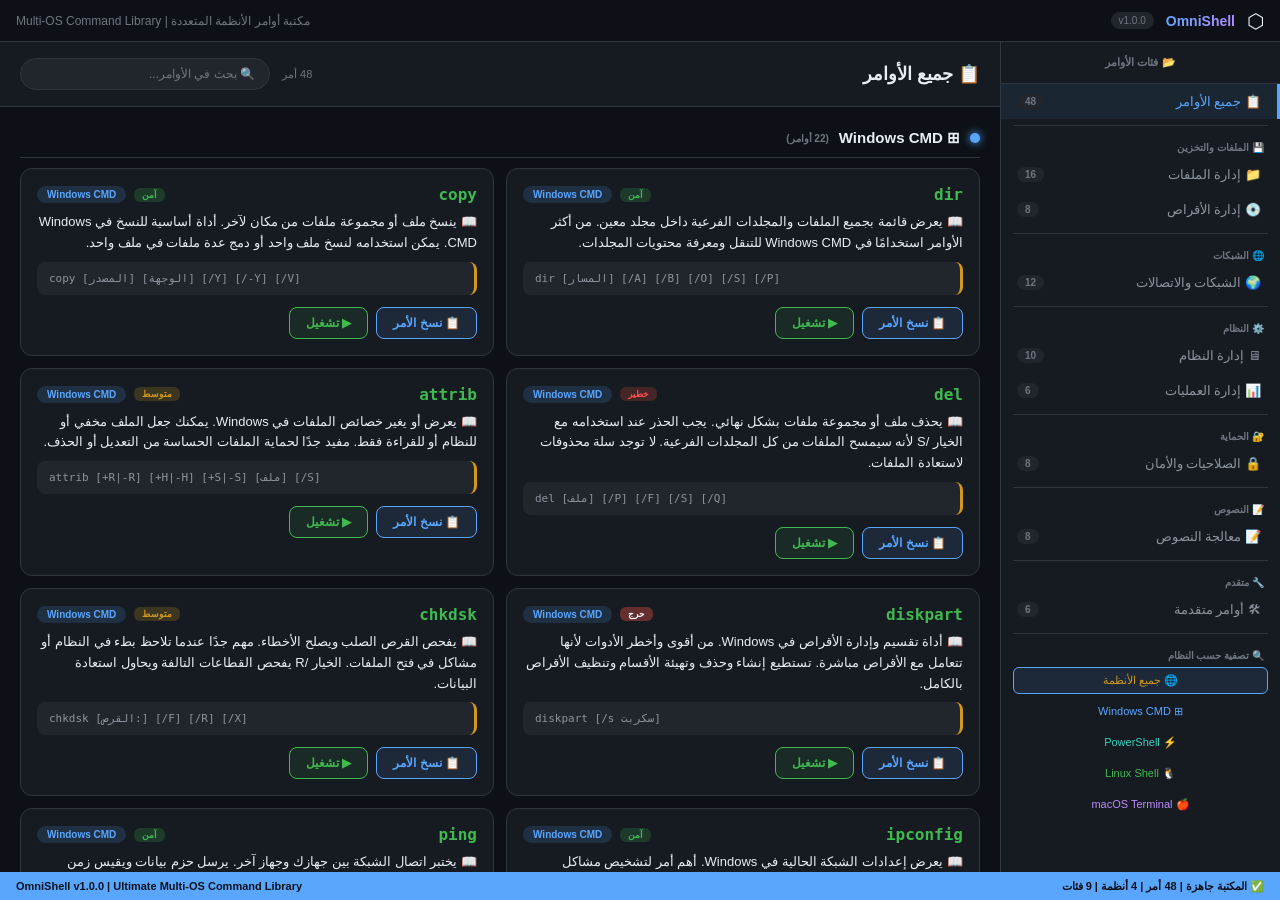
<file: NEX Command.html>
<!DOCTYPE html>
<html lang="ar" dir="rtl">
<head>
    <meta charset="UTF-8">
    <meta name="viewport" content="width=device-width, initial-scale=1.0">
    <title>OmniShell - مكتبة أوامر الأنظمة المتعددة</title>
    <style>
        :root {
            --bg-primary: #0d1117;
            --bg-secondary: #161b22;
            --bg-tertiary: #21262d;
            --border: #30363d;
            --text-primary: #e6edf3;
            --text-secondary: #8b949e;
            --text-muted: #6e7681;
            --accent-blue: #58a6ff;
            --accent-green: #3fb950;
            --accent-purple: #bc8cff;
            --accent-orange: #d2991d;
            --accent-red: #f85149;
            --accent-cyan: #39d2c0;
            --sidebar-width: 280px;
        }

        * {
            margin: 0;
            padding: 0;
            box-sizing: border-box;
        }

        body {
            font-family: 'Segoe UI', 'Cairo', 'Tahoma', sans-serif;
            background: #0a0e13;
            color: var(--text-primary);
            height: 100vh;
            overflow: hidden;
        }

        .app-container {
            display: flex;
            flex-direction: column;
            height: 100vh;
            background: var(--bg-primary);
        }

        /* ═══ TITLEBAR ═══ */
        .titlebar {
            height: 42px;
            background: #0d1117;
            display: flex;
            align-items: center;
            justify-content: space-between;
            padding: 0 16px;
            border-bottom: 1px solid var(--border);
        }
        .titlebar-left {
            display: flex;
            align-items: center;
            gap: 12px;
        }
        .titlebar-logo {
            font-size: 20px;
        }
        .titlebar-title {
            font-size: 14px;
            font-weight: 700;
            background: linear-gradient(135deg, var(--accent-blue), var(--accent-purple));
            -webkit-background-clip: text;
            -webkit-text-fill-color: transparent;
        }
        .titlebar-version {
            font-size: 10px;
            color: var(--text-muted);
            background: var(--bg-tertiary);
            padding: 3px 8px;
            border-radius: 10px;
        }

        /* ═══ MAIN LAYOUT ═══ */
        .main-layout {
            display: flex;
            flex: 1;
            overflow: hidden;
        }

        /* ═══ SIDEBAR ═══ */
        .sidebar {
            width: var(--sidebar-width);
            background: var(--bg-secondary);
            border-left: 1px solid var(--border);
            display: flex;
            flex-direction: column;
            overflow-y: auto;
            flex-shrink: 0;
        }
        .sidebar-header {
            padding: 14px 16px;
            font-size: 11px;
            color: var(--text-muted);
            font-weight: 700;
            border-bottom: 1px solid var(--border);
            text-align: center;
        }
        .sidebar-category {
            padding: 10px 16px;
            display: flex;
            align-items: center;
            gap: 10px;
            cursor: pointer;
            transition: all 0.2s;
            font-size: 13px;
            color: var(--text-secondary);
            border-right: 3px solid transparent;
            font-weight: 500;
        }
        .sidebar-category:hover {
            background: rgba(88, 166, 255, 0.05);
            color: var(--text-primary);
        }
        .sidebar-category.active {
            background: rgba(88, 166, 255, 0.08);
            color: var(--accent-blue);
            border-right-color: var(--accent-blue);
        }
        .sidebar-category .count {
            margin-right: auto;
            background: var(--bg-tertiary);
            color: var(--text-muted);
            font-size: 10px;
            padding: 2px 8px;
            border-radius: 10px;
            font-weight: 600;
        }
        .sidebar-divider {
            height: 1px;
            background: var(--border);
            margin: 6px 12px;
        }
        .sidebar-section-title {
            padding: 10px 16px 4px;
            font-size: 10px;
            color: var(--text-muted);
            font-weight: 700;
        }
        .filter-chip {
            padding: 6px 10px;
            margin: 2px 12px;
            border-radius: 6px;
            cursor: pointer;
            font-size: 11px;
            text-align: center;
            transition: 0.2s;
            border: 1px solid transparent;
        }
        .filter-chip:hover {
            background: rgba(88, 166, 255, 0.05);
        }
        .filter-chip.active {
            background: rgba(88, 166, 255, 0.1);
            border-color: var(--accent-blue);
            color: var(--accent-blue);
        }
        .filter-chip.all {
            color: var(--accent-orange);
        }
        .filter-chip.windows {
            color: var(--accent-blue);
        }
        .filter-chip.powershell {
            color: var(--accent-cyan);
        }
        .filter-chip.linux {
            color: var(--accent-green);
        }
        .filter-chip.macos {
            color: var(--accent-purple);
        }

        /* ═══ CONTENT ═══ */
        .content-area {
            flex: 1;
            display: flex;
            flex-direction: column;
            overflow: hidden;
        }
        .category-header {
            padding: 16px 20px;
            border-bottom: 1px solid var(--border);
            background: var(--bg-secondary);
            display: flex;
            align-items: center;
            justify-content: space-between;
            flex-shrink: 0;
        }
        .category-title {
            font-size: 18px;
            font-weight: 700;
        }
        .search-box {
            background: var(--bg-tertiary);
            border: 1px solid var(--border);
            color: var(--text-primary);
            padding: 8px 14px;
            border-radius: 20px;
            font-family: inherit;
            font-size: 12px;
            width: 250px;
            outline: none;
            transition: 0.2s;
        }
        .search-box:focus {
            border-color: var(--accent-blue);
            box-shadow: 0 0 20px rgba(88, 166, 255, 0.15);
        }

        /* ═══ COMMANDS SCROLL ═══ */
        .commands-scroll {
            flex: 1;
            overflow-y: auto;
            padding: 12px 20px;
        }

        /* ═══ SYSTEM SECTION ═══ */
        .system-section {
            margin-bottom: 20px;
        }
        .system-section-header {
            display: flex;
            align-items: center;
            gap: 10px;
            padding: 10px 0;
            font-size: 15px;
            font-weight: 700;
            border-bottom: 1px solid var(--border);
            margin-bottom: 10px;
            position: sticky;
            top: 0;
            background: var(--bg-primary);
            z-index: 10;
        }
        .system-dot {
            width: 10px;
            height: 10px;
            border-radius: 50%;
        }
        .system-dot.win {
            background: var(--accent-blue);
            box-shadow: 0 0 8px var(--accent-blue);
        }
        .system-dot.ps {
            background: var(--accent-cyan);
            box-shadow: 0 0 8px var(--accent-cyan);
        }
        .system-dot.lin {
            background: var(--accent-green);
            box-shadow: 0 0 8px var(--accent-green);
        }
        .system-dot.mac {
            background: var(--accent-purple);
            box-shadow: 0 0 8px var(--accent-purple);
        }

        /* ═══ COMMAND CARDS ═══ */
        .commands-grid {
            display: grid;
            grid-template-columns: repeat(auto-fill, minmax(400px, 1fr));
            gap: 12px;
        }
        .command-card {
            background: var(--bg-secondary);
            border: 1px solid var(--border);
            border-radius: 12px;
            padding: 16px;
            cursor: pointer;
            transition: all 0.25s;
            position: relative;
        }
        .command-card:hover {
            border-color: var(--accent-blue);
            box-shadow: 0 0 20px rgba(88, 166, 255, 0.1);
            transform: translateY(-2px);
        }
        .command-card.expanded {
            border-color: var(--accent-purple);
            box-shadow: 0 0 25px rgba(188, 140, 255, 0.2);
            grid-column: 1 / -1;
        }
        .command-card-header {
            display: flex;
            align-items: center;
            justify-content: space-between;
            margin-bottom: 8px;
        }
        .command-name {
            font-family: 'Cascadia Code', 'JetBrains Mono', monospace;
            font-size: 16px;
            font-weight: 700;
            color: var(--accent-green);
            direction: ltr;
            display: inline-block;
        }
        .command-system-badge {
            font-size: 10px;
            padding: 3px 10px;
            border-radius: 12px;
            font-weight: 600;
        }
        .badge-cmd {
            background: rgba(88, 166, 255, 0.15);
            color: var(--accent-blue);
        }
        .badge-ps {
            background: rgba(57, 210, 192, 0.15);
            color: var(--accent-cyan);
        }
        .badge-linux {
            background: rgba(63, 185, 80, 0.15);
            color: var(--accent-green);
        }
        .badge-mac {
            background: rgba(188, 140, 255, 0.15);
            color: var(--accent-purple);
        }
        .command-ar-desc {
            font-size: 13px;
            color: var(--text-primary);
            margin-bottom: 8px;
            line-height: 1.6;
        }
        .command-syntax {
            background: var(--bg-tertiary);
            padding: 10px 12px;
            border-radius: 8px;
            font-family: 'Cascadia Code', monospace;
            font-size: 11px;
            color: var(--text-secondary);
            margin-bottom: 8px;
            direction: ltr;
            text-align: left;
            border-right: 3px solid var(--accent-orange);
        }
        .command-details {
            display: none;
            margin-top: 12px;
            padding-top: 12px;
            border-top: 1px solid var(--border);
        }
        .command-card.expanded .command-details {
            display: block;
        }
        .detail-section {
            margin-bottom: 12px;
        }
        .detail-label {
            font-size: 11px;
            color: var(--accent-purple);
            margin-bottom: 6px;
            font-weight: 700;
        }
        .detail-examples {
            background: var(--bg-tertiary);
            padding: 10px;
            border-radius: 8px;
            font-family: 'Cascadia Code', monospace;
            font-size: 11px;
            direction: ltr;
            text-align: left;
            line-height: 1.8;
        }
        .detail-examples .example-line {
            color: var(--accent-green);
        }
        .detail-examples .example-desc {
            color: var(--text-muted);
            font-size: 10px;
        }
        .cross-ref {
            display: flex;
            gap: 8px;
            flex-wrap: wrap;
            margin-top: 6px;
        }
        .cross-ref-chip {
            background: rgba(188, 140, 255, 0.1);
            border: 1px solid rgba(188, 140, 255, 0.3);
            padding: 5px 12px;
            border-radius: 14px;
            font-size: 10px;
            font-family: 'Cascadia Code', monospace;
            color: var(--accent-purple);
            direction: ltr;
        }
        .btn-copy {
            display: inline-flex;
            align-items: center;
            gap: 6px;
            padding: 8px 16px;
            border-radius: 8px;
            border: 1px solid var(--accent-blue);
            background: rgba(88, 166, 255, 0.1);
            color: var(--accent-blue);
            cursor: pointer;
            font-family: inherit;
            font-size: 12px;
            font-weight: 600;
            transition: 0.2s;
            margin-top: 4px;
        }
        .btn-copy:hover {
            background: rgba(88, 166, 255, 0.2);
            box-shadow: 0 0 20px rgba(88, 166, 255, 0.2);
        }
        .btn-copy.copied {
            background: rgba(63, 185, 80, 0.2);
            border-color: var(--accent-green);
            color: var(--accent-green);
        }
        .btn-run {
            display: inline-flex;
            align-items: center;
            gap: 6px;
            padding: 8px 16px;
            border-radius: 8px;
            border: 1px solid var(--accent-green);
            background: rgba(63, 185, 80, 0.1);
            color: var(--accent-green);
            cursor: pointer;
            font-family: inherit;
            font-size: 12px;
            font-weight: 600;
            transition: 0.2s;
            margin-top: 4px;
            margin-left: 8px;
        }
        .btn-run:hover {
            background: rgba(63, 185, 80, 0.2);
            box-shadow: 0 0 20px rgba(63, 185, 80, 0.2);
        }
        .danger-level {
            display: inline-block;
            padding: 2px 8px;
            border-radius: 6px;
            font-size: 9px;
            font-weight: 700;
        }
        .danger-low {
            background: rgba(63, 185, 80, 0.2);
            color: var(--accent-green);
        }
        .danger-medium {
            background: rgba(210, 153, 29, 0.2);
            color: var(--accent-orange);
        }
        .danger-high {
            background: rgba(248, 81, 73, 0.2);
            color: var(--accent-red);
        }
        .danger-critical {
            background: rgba(248, 81, 73, 0.35);
            color: #fff;
            animation: pulse 1.5s infinite;
        }
        @keyframes pulse {
            0%,
            100% {
                opacity: 1;
            }
            50% {
                opacity: 0.5;
            }
        }

        /* ═══ TOAST NOTIFICATION ═══ */
        .toast {
            position: fixed;
            bottom: 50px;
            left: 50%;
            transform: translateX(-50%);
            background: var(--accent-green);
            color: #0d1117;
            padding: 10px 24px;
            border-radius: 20px;
            font-weight: 700;
            font-size: 13px;
            z-index: 9999;
            opacity: 0;
            transition: opacity 0.3s;
            pointer-events: none;
            box-shadow: 0 4px 20px rgba(63, 185, 80, 0.4);
        }
        .toast.show {
            opacity: 1;
        }

        /* ═══ STATUS BAR ═══ */
        .statusbar {
            height: 28px;
            background: var(--accent-blue);
            color: #0d1117;
            display: flex;
            align-items: center;
            justify-content: space-between;
            padding: 0 16px;
            font-size: 11px;
            font-weight: 600;
        }

        /* ═══ SCROLLBAR ═══ */
        ::-webkit-scrollbar {
            width: 5px;
        }
        ::-webkit-scrollbar-track {
            background: transparent;
        }
        ::-webkit-scrollbar-thumb {
            background: var(--border);
            border-radius: 3px;
        }

        @media (max-width: 768px) {
            .sidebar {
                width: 50px;
            }
            .sidebar-category span:not(.icon) {
                display: none;
            }
            .sidebar-category .count {
                display: none;
            }
            .sidebar-header,
            .sidebar-section-title {
                display: none;
            }
            .filter-chip {
                font-size: 0;
                padding: 8px;
                text-align: center;
            }
            .filter-chip::after {
                content: '•';
                font-size: 14px;
            }
            .commands-grid {
                grid-template-columns: 1fr;
            }
            .search-box {
                width: 100px;
            }
        }
    </style>
</head>
<body>

    <div class="app-container">

        <!-- ═══ TITLEBAR ═══ -->
        <div class="titlebar">
            <div class="titlebar-left">
                <span class="titlebar-logo">⬡</span>
                <span class="titlebar-title">OmniShell</span>
                <span class="titlebar-version">v1.0.0</span>
            </div>
            <div style="color:var(--text-muted);font-size:12px;">مكتبة أوامر الأنظمة المتعددة | Multi-OS Command Library</div>
        </div>

        <!-- ═══ MAIN LAYOUT ═══ -->
        <div class="main-layout">

            <!-- ═══ SIDEBAR ═══ -->
            <div class="sidebar" id="sidebar">
                <div class="sidebar-header">📂 فئات الأوامر</div>

                <div class="sidebar-category active" data-category="all">
                    📋 جميع الأوامر
                    <span class="count">48</span>
                </div>

                <div class="sidebar-divider"></div>
                <div class="sidebar-section-title">💾 الملفات والتخزين</div>

                <div class="sidebar-category" data-category="file-management">
                    📁 إدارة الملفات
                    <span class="count">16</span>
                </div>
                <div class="sidebar-category" data-category="disk-management">
                    💿 إدارة الأقراص
                    <span class="count">8</span>
                </div>

                <div class="sidebar-divider"></div>
                <div class="sidebar-section-title">🌐 الشبكات</div>

                <div class="sidebar-category" data-category="networking">
                    🌍 الشبكات والاتصالات
                    <span class="count">12</span>
                </div>

                <div class="sidebar-divider"></div>
                <div class="sidebar-section-title">⚙️ النظام</div>

                <div class="sidebar-category" data-category="system-management">
                    🖥 إدارة النظام
                    <span class="count">10</span>
                </div>
                <div class="sidebar-category" data-category="process-management">
                    📊 إدارة العمليات
                    <span class="count">6</span>
                </div>

                <div class="sidebar-divider"></div>
                <div class="sidebar-section-title">🔐 الحماية</div>

                <div class="sidebar-category" data-category="security-permissions">
                    🔒 الصلاحيات والأمان
                    <span class="count">8</span>
                </div>

                <div class="sidebar-divider"></div>
                <div class="sidebar-section-title">📝 النصوص</div>

                <div class="sidebar-category" data-category="text-processing">
                    📝 معالجة النصوص
                    <span class="count">8</span>
                </div>

                <div class="sidebar-divider"></div>
                <div class="sidebar-section-title">🔧 متقدم</div>

                <div class="sidebar-category" data-category="advanced">
                    🛠 أوامر متقدمة
                    <span class="count">6</span>
                </div>

                <div class="sidebar-divider"></div>
                <div class="sidebar-section-title">🔍 تصفية حسب النظام</div>
                <div class="filter-chip all active" data-filter="all">🌐 جميع الأنظمة</div>
                <div class="filter-chip windows" data-filter="cmd">⊞ Windows CMD</div>
                <div class="filter-chip powershell" data-filter="powershell">⚡ PowerShell</div>
                <div class="filter-chip linux" data-filter="linux">🐧 Linux Shell</div>
                <div class="filter-chip macos" data-filter="macos">🍎 macOS Terminal</div>
            </div>

            <!-- ═══ CONTENT AREA ═══ -->
            <div class="content-area">
                <div class="category-header">
                    <div class="category-title" id="categoryName">📋 جميع الأوامر</div>
                    <div style="display:flex;gap:12px;align-items:center;">
                        <span style="font-size:11px;color:var(--text-muted);" id="visibleCount">48 أمر</span>
                        <input type="text" class="search-box" id="searchBox" placeholder="🔍 بحث في الأوامر...">
                    </div>
                </div>
                <div class="commands-scroll" id="commandsContainer"></div>
            </div>
        </div>

        <!-- ═══ STATUS BAR ═══ -->
        <div class="statusbar">
            <span>✅ المكتبة جاهزة | 48 أمر | 4 أنظمة | 9 فئات</span>
            <span>OmniShell v1.0.0 | Ultimate Multi-OS Command Library</span>
        </div>

        <!-- ═══ TOAST ═══ -->
        <div class="toast" id="toast">✅ تم نسخ الأمر!</div>

    </div>

    <script>
        // ═══════════════════════════════════════════
        // قاعدة بيانات الأوامر مع شرح عربي
        // ═══════════════════════════════════════════
        const commandDatabase = [{
            id: 1,
            category: 'file-management',
            system: 'cmd',
            command: 'dir',
            syntax: 'dir [المسار] [/A] [/B] [/O] [/S] [/P]',
            descriptionAr: 'يعرض قائمة بجميع الملفات والمجلدات الفرعية داخل مجلد معين. من أكثر الأوامر استخدامًا في Windows CMD للتنقل ومعرفة محتويات المجلدات.',
            examplesAr: [
                { cmd: 'dir', desc: 'عرض محتويات المجلد الحالي' },
                { cmd: 'dir /A:H', desc: 'عرض الملفات المخفية فقط' },
                { cmd: 'dir /O:-D', desc: 'ترتيب الملفات حسب التاريخ من الأحدث للأقدم' },
                { cmd: 'dir C:\\Windows /S', desc: 'عرض كل الملفات داخل مجلد Windows وجميع المجلدات الفرعية' }
            ],
            dangerLevel: 'low',
            crossRef: { linux: 'ls -la', powershell: 'Get-ChildItem', macos: 'ls -la' },
            parametersAr: ['/A - عرض الملفات بصفات محددة', '/B - عرض مختصر بدون تفاصيل', '/O - ترتيب النتائج',
                '/S - تضمين المجلدات الفرعية', '/P - توقف مؤقت بعد كل شاشة'
            ]
        }, {
            id: 2,
            category: 'file-management',
            system: 'powershell',
            command: 'Get-ChildItem',
            syntax: 'Get-ChildItem [-Path] [المسار] [-Recurse] [-Force] [-Hidden]',
            descriptionAr: 'يجلب الملفات والمجلدات في موقع محدد. هذا الأمر هو المقابل لـ dir في CMD و ls في Linux، لكنه أقوى بكثير ويدعم خيارات متقدمة.',
            examplesAr: [
                { cmd: 'Get-ChildItem', desc: 'عرض محتويات المجلد الحالي' },
                { cmd: 'Get-ChildItem -Recurse', desc: 'عرض الملفات في كل المجلدات الفرعية' },
                { cmd: 'Get-ChildItem -Hidden', desc: 'عرض الملفات المخفية فقط' },
                { cmd: 'Get-ChildItem *.txt', desc: 'عرض الملفات النصية فقط' }
            ],
            dangerLevel: 'low',
            crossRef: { cmd: 'dir', linux: 'ls -la', macos: 'ls -la' },
            parametersAr: ['-Path - تحديد المسار', '-Recurse - البحث في المجلدات الفرعية', '-Force - تضمين الملفات المخفية والنظام',
                '-Hidden - الملفات المخفية فقط'
            ]
        }, {
            id: 3,
            category: 'file-management',
            system: 'linux',
            command: 'ls',
            syntax: 'ls [خيارات] [ملف/مجلد]',
            descriptionAr: 'أمر أساسي في Linux لعرض محتويات المجلدات. يدعم ألوانًا وخيارات متعددة للتحكم في شكل وترتيب العرض. من أول الأوامر اللي بيتعلمها أي مستخدم Linux.',
            examplesAr: [
                { cmd: 'ls -la', desc: 'عرض كل الملفات (بما فيها المخفية) مع تفاصيل كاملة' },
                { cmd: 'ls -lh', desc: 'عرض أحجام الملفات بشكل مقروء (KB, MB, GB)' },
                { cmd: 'ls -R', desc: 'عرض محتويات كل المجلدات الفرعية بشكل تكراري' },
                { cmd: 'ls -lt', desc: 'ترتيب الملفات حسب وقت التعديل (الأحدث أولاً)' }
            ],
            dangerLevel: 'low',
            crossRef: { cmd: 'dir', powershell: 'Get-ChildItem', macos: 'ls -la' },
            parametersAr: ['-l - عرض تفصيلي', '-a - عرض الملفات المخفية', '-h - أحجام مقروءة للبشر',
                '-R - عرض تكراري', '-t - ترتيب حسب الوقت'
            ]
        }, {
            id: 4,
            category: 'file-management',
            system: 'macos',
            command: 'ls',
            syntax: 'ls [-la] [-lh] [-R] [ملف/مجلد]',
            descriptionAr: 'نفس أمر ls الموجود في Linux لكن بنسخة BSD الخاصة بـ macOS. يعمل بنفس الطريقة تقريبًا مع بعض الاختلافات البسيطة في الخيارات المتقدمة.',
            examplesAr: [
                { cmd: 'ls -la', desc: 'عرض كل الملفات مع التفاصيل الكاملة' },
                { cmd: 'ls -lh', desc: 'عرض الأحجام بشكل مقروء' },
                { cmd: 'ls -l@', desc: 'عرض الصفات الموسعة للملفات (خاصية macOS)' }
            ],
            dangerLevel: 'low',
            crossRef: { cmd: 'dir', powershell: 'Get-ChildItem', linux: 'ls -la' },
            parametersAr: ['-l - عرض تفصيلي', '-a - الملفات المخفية', '-@ - الصفات الموسعة', '-h - أحجام مقروءة']
        }, {
            id: 5,
            category: 'file-management',
            system: 'cmd',
            command: 'copy',
            syntax: 'copy [المصدر] [الوجهة] [/Y] [/-Y] [/V]',
            descriptionAr: 'ينسخ ملف أو مجموعة ملفات من مكان لآخر. أداة أساسية للنسخ في Windows CMD. يمكن استخدامه لنسخ ملف واحد أو دمج عدة ملفات في ملف واحد.',
            examplesAr: [
                { cmd: 'copy file.txt D:\\Backup\\', desc: 'نسخ ملف إلى مجلد النسخ الاحتياطي' },
                { cmd: 'copy *.txt D:\\Backup\\', desc: 'نسخ كل الملفات النصية لمجلد آخر' },
                { cmd: 'copy /Y file1.txt file2.txt', desc: 'نسخ مع تجاهل رسالة التأكيد' }
            ],
            dangerLevel: 'low',
            crossRef: { linux: 'cp', powershell: 'Copy-Item', macos: 'cp' },
            parametersAr: ['/Y - تجاهل رسالة التأكيد', '/-Y - طلب التأكيد قبل الكتابة', '/V - التحقق من صحة النسخ']
        }, {
            id: 6,
            category: 'file-management',
            system: 'linux',
            command: 'cp',
            syntax: 'cp [خيارات] المصدر الوجهة',
            descriptionAr: 'أمر نسخ الملفات والمجلدات في Linux. يتميز بمرونة عالية وخيارات متعددة مثل الحفاظ على الصلاحيات والتاريخ وإمكانية النسخ التكراري للمجلدات.',
            examplesAr: [
                { cmd: 'cp file.txt /backup/', desc: 'نسخ ملف لمجلد النسخ الاحتياطي' },
                { cmd: 'cp -r folder/ /backup/', desc: 'نسخ مجلد كامل بكل محتوياته' },
                { cmd: 'cp -p file.txt /backup/', desc: 'نسخ مع الحفاظ على الصلاحيات والتاريخ' }
            ],
            dangerLevel: 'low',
            crossRef: { cmd: 'copy', powershell: 'Copy-Item', macos: 'cp -R' },
            parametersAr: ['-r - نسخ تكراري للمجلدات', '-p - الحفاظ على الخصائص', '-u - نسخ الملفات الأحدث فقط',
                '-v - عرض تفاصيل العملية'
            ]
        }, {
            id: 7,
            category: 'file-management',
            system: 'cmd',
            command: 'del',
            syntax: 'del [ملف] [/P] [/F] [/S] [/Q]',
            descriptionAr: 'يحذف ملف أو مجموعة ملفات بشكل نهائي. يجب الحذر عند استخدامه مع الخيار /S لأنه سيمسح الملفات من كل المجلدات الفرعية. لا توجد سلة محذوفات لاستعادة الملفات.',
            examplesAr: [
                { cmd: 'del file.txt', desc: 'حذف ملف واحد' },
                { cmd: 'del /F /Q *.tmp', desc: 'حذف كل الملفات المؤقتة بالقوة وبدون تأكيد' },
                { cmd: 'del /S *.log', desc: 'حذف ملفات السجل من كل المجلدات الفرعية' }
            ],
            dangerLevel: 'high',
            crossRef: { linux: 'rm', powershell: 'Remove-Item', macos: 'rm' },
            parametersAr: ['/P - طلب التأكيد قبل الحذف', '/F - حذف الملفات للقراءة فقط بالقوة', '/S - حذف من المجلدات الفرعية',
                '/Q - الوضع الصامت بدون تأكيد'
            ]
        }, {
            id: 8,
            category: 'file-management',
            system: 'linux',
            command: 'rm',
            syntax: 'rm [خيارات] ملف/مجلد',
            descriptionAr: 'أمر حذف الملفات والمجلدات في Linux. من أخطر الأوامر على الإطلاق! الأمر rm -rf / يمكن أن يدمر النظام بالكامل. استخدمه بحذر شديد وتأكد دائمًا مما تحذفه.',
            examplesAr: [
                { cmd: 'rm file.txt', desc: 'حذف ملف واحد' },
                { cmd: 'rm -rf folder/', desc: 'حذف مجلد كامل بكل محتوياته (خطير!)' },
                { cmd: 'rm -i *.tmp', desc: 'حذف الملفات المؤقتة مع طلب التأكيد لكل ملف' }
            ],
            dangerLevel: 'critical',
            crossRef: { cmd: 'del /F /S', powershell: 'Remove-Item -Recurse -Force', macos: 'rm -rf' },
            parametersAr: ['-r - حذف تكراري للمجلدات', '-f - بالقوة بدون تأكيد (خطير!)', '-i - طلب التأكيد لكل ملف',
                '-v - عرض تفاصيل الحذف'
            ]
        }, {
            id: 9,
            category: 'file-management',
            system: 'powershell',
            command: 'Remove-Item',
            syntax: 'Remove-Item [-Path] [المسار] [-Recurse] [-Force] [-WhatIf]',
            descriptionAr: 'أمر PowerShell لحذف الملفات والمجلدات. أكثر أمانًا من del و rm لأنه يدعم WhatIf اللي بيعرض اللي هيحصل قبل التنفيذ الفعلي.',
            examplesAr: [
                { cmd: 'Remove-Item file.txt', desc: 'حذف ملف' },
                { cmd: 'Remove-Item -Recurse -Force folder\\', desc: 'حذف مجلد كامل بالقوة' },
                { cmd: 'Remove-Item -WhatIf *.tmp', desc: 'معاينة الملفات اللي ستُحذف بدون حذف فعلي' }
            ],
            dangerLevel: 'high',
            crossRef: { cmd: 'del', linux: 'rm -rf', macos: 'rm -rf' },
            parametersAr: ['-Recurse - حذف المجلدات الفرعية', '-Force - الحذف بالقوة', '-WhatIf - معاينة فقط بدون تنفيذ',
                '-Confirm - طلب التأكيد'
            ]
        }, {
            id: 10,
            category: 'file-management',
            system: 'linux',
            command: 'chmod',
            syntax: 'chmod [خيارات] الصلاحيات ملف/مجلد',
            descriptionAr: 'يغير صلاحيات الملفات والمجلدات في Linux. الصلاحيات ثلاثة أنواع: قراءة (r=4) كتابة (w=2) تنفيذ (x=1). الأمر chmod 755 يجعل الملف قابل للتنفيذ مع حماية ضد التعديل من الآخرين.',
            examplesAr: [
                { cmd: 'chmod 755 script.sh', desc: 'جعل السكربت قابل للتنفيذ للكل وقابل للتعديل للمالك فقط' },
                { cmd: 'chmod +x file.sh', desc: 'إضافة صلاحية التنفيذ للملف' },
                { cmd: 'chmod -R 644 folder/', desc: 'جعل كل الملفات قراءة للكل وكتابة للمالك فقط' }
            ],
            dangerLevel: 'medium',
            crossRef: { cmd: 'icacls', powershell: 'Set-Acl', macos: 'chmod' },
            parametersAr: ['755 - صلاحيات كاملة للمالك وقراءة وتنفيذ للآخرين', '644 - قراءة وكتابة للمالك وقراءة فقط للآخرين',
                '-R - تطبيق على كل المجلدات الفرعية'
            ]
        }, {
            id: 11,
            category: 'file-management',
            system: 'cmd',
            command: 'attrib',
            syntax: 'attrib [+R|-R] [+H|-H] [+S|-S] [ملف] [/S]',
            descriptionAr: 'يعرض أو يغير خصائص الملفات في Windows. يمكنك جعل الملف مخفي أو للنظام أو للقراءة فقط. مفيد جدًا لحماية الملفات الحساسة من التعديل أو الحذف.',
            examplesAr: [
                { cmd: 'attrib', desc: 'عرض خصائص كل الملفات في المجلد الحالي' },
                { cmd: 'attrib +H file.txt', desc: 'إخفاء ملف عن الظهور العادي' },
                { cmd: 'attrib -R -S -H *.* /S', desc: 'إزالة كل الخصائص من كل الملفات' }
            ],
            dangerLevel: 'medium',
            crossRef: { linux: 'chattr', powershell: 'Set-ItemProperty', macos: 'chflags' },
            parametersAr: ['+R/-R - للقراءة فقط', '+H/-H - مخفي', '+S/-S - ملف نظام', '/S - يشمل المجلدات الفرعية']
        }, {
            id: 12,
            category: 'disk-management',
            system: 'cmd',
            command: 'diskpart',
            syntax: 'diskpart [/s سكربت]',
            descriptionAr: 'أداة تقسيم وإدارة الأقراص في Windows. من أقوى وأخطر الأدوات لأنها تتعامل مع الأقراص مباشرة. تستطيع إنشاء وحذف وتهيئة الأقسام وتنظيف الأقراص بالكامل.',
            examplesAr: [
                { cmd: 'diskpart', desc: 'فتح الأداة للعمل التفاعلي' },
                { cmd: 'diskpart → list disk', desc: 'عرض جميع الأقراص المتصلة' },
                { cmd: 'diskpart → select disk 0 → clean', desc: 'تنظيف القرص الأول بالكامل (خطير جدًا!)' }
            ],
            dangerLevel: 'critical',
            crossRef: { linux: 'fdisk / parted', powershell: 'Get-Disk', macos: 'diskutil' },
            parametersAr: ['list disk - عرض الأقراص', 'select disk X - اختيار قرص', 'clean - مسح القرص بالكامل',
                'create partition primary - إنشاء قسم أساسي'
            ]
        }, {
            id: 13,
            category: 'disk-management',
            system: 'linux',
            command: 'fdisk',
            syntax: 'fdisk [خيارات] [القرص]',
            descriptionAr: 'أداة تقسيم الأقراص في Linux. تستخدم لإدارة جداول التقسيم MBR و GPT. أمر قوي يحتاج لصلاحيات root للعمل. يمكنك إنشاء وحذف وتعديل الأقسام.',
            examplesAr: [
                { cmd: 'fdisk -l', desc: 'عرض جميع الأقراص وأقسامها' },
                { cmd: 'sudo fdisk /dev/sda', desc: 'فتح القرص الأول للتعديل (يتطلب صلاحيات)' }
            ],
            dangerLevel: 'critical',
            crossRef: { cmd: 'diskpart', powershell: 'Get-Disk', macos: 'diskutil' },
            parametersAr: ['-l - عرض قائمة الأقراص', '/dev/sda - القرص الأول', 'm - قائمة المساعدة داخل الأداة']
        }, {
            id: 14,
            category: 'disk-management',
            system: 'cmd',
            command: 'chkdsk',
            syntax: 'chkdsk [القرص:] [/F] [/R] [/X]',
            descriptionAr: 'يفحص القرص الصلب ويصلح الأخطاء. مهم جدًا عندما تلاحظ بطء في النظام أو مشاكل في فتح الملفات. الخيار /R يفحص القطاعات التالفة ويحاول استعادة البيانات.',
            examplesAr: [
                { cmd: 'chkdsk', desc: 'فحص القرص الحالي (وضع القراءة فقط)' },
                { cmd: 'chkdsk C: /F', desc: 'فحص وإصلاح أخطاء القرص C' },
                { cmd: 'chkdsk D: /R /X', desc: 'فحص شامل مع إصلاح القطاعات التالفة' }
            ],
            dangerLevel: 'medium',
            crossRef: { linux: 'fsck', powershell: 'Repair-Volume', macos: 'fsck_hfs' },
            parametersAr: ['/F - إصلاح الأخطاء', '/R - تحديد القطاعات التالفة', '/X - فصل القرص قسريًا قبل الفحص']
        }, {
            id: 15,
            category: 'disk-management',
            system: 'linux',
            command: 'df',
            syntax: 'df [خيارات] [ملف/مجلد]',
            descriptionAr: 'يعرض معلومات عن المساحة المستخدمة والمتبقية في أنظمة الملفات. من أهم الأوامر لمراقبة مساحة القرص. الخيار -h يجعل الأرقام مقروءة بالـ GB و MB.',
            examplesAr: [
                { cmd: 'df -h', desc: 'عرض مساحة الأقراص بشكل مقروء' },
                { cmd: 'df -h /home', desc: 'عرض مساحة مجلد المنزل فقط' },
                { cmd: 'df -i', desc: 'عرض استخدام الـ inodes' }
            ],
            dangerLevel: 'low',
            crossRef: { cmd: 'wmic logicaldisk', powershell: 'Get-PSDrive', macos: 'df -h' },
            parametersAr: ['-h - عرض مقروء للبشر', '-i - معلومات الـ inodes', '-T - عرض نوع نظام الملفات']
        }, {
            id: 16,
            category: 'disk-management',
            system: 'linux',
            command: 'du',
            syntax: 'du [خيارات] [ملف/مجلد]',
            descriptionAr: 'يحسب المساحة المستخدمة بواسطة الملفات والمجلدات. ممتاز لمعرفة ما الذي يستهلك مساحة القرص. الخيار -s يعطيك ملخص فقط بدون تفاصيل كل ملف.',
            examplesAr: [
                { cmd: 'du -sh *', desc: 'عرض ملخص لحجم كل عنصر في المجلد الحالي' },
                { cmd: 'du -h --max-depth=1', desc: 'عرض الأحجام لمستوى واحد فقط من المجلدات' }
            ],
            dangerLevel: 'low',
            crossRef: { cmd: 'dir /S', powershell: 'Get-ChildItem -Recurse | Measure-Object', macos: 'du -sh' },
            parametersAr: ['-s - ملخص فقط', '-h - مقروء للبشر', '--max-depth - تحديد عمق البحث']
        }, {
            id: 17,
            category: 'networking',
            system: 'cmd',
            command: 'ipconfig',
            syntax: 'ipconfig [/all] [/renew] [/release] [/flushdns]',
            descriptionAr: 'يعرض إعدادات الشبكة الحالية في Windows. أهم أمر لتشخيص مشاكل الإنترنت. الخيار /flushdns ينظف ذاكرة DNS المؤقتة ويفيد عندما تواجه مشاكل في فتح المواقع.',
            examplesAr: [
                { cmd: 'ipconfig', desc: 'عرض ملخص لإعدادات الشبكة' },
                { cmd: 'ipconfig /all', desc: 'عرض تفصيلي لكل بطاقات الشبكة' },
                { cmd: 'ipconfig /flushdns', desc: 'تنظيف ذاكرة DNS (مفيد لمشاكل تصفح المواقع)' }
            ],
            dangerLevel: 'low',
            crossRef: { linux: 'ifconfig / ip addr', powershell: 'Get-NetIPAddress', macos: 'ifconfig' },
            parametersAr: ['/all - عرض تفصيلي كامل', '/renew - تجديد IP من DHCP', '/flushdns - مسح ذاكرة DNS']
        }, {
            id: 18,
            category: 'networking',
            system: 'cmd',
            command: 'ping',
            syntax: 'ping [-t] [-n عدد] [-l حجم] [العنوان]',
            descriptionAr: 'يختبر اتصال الشبكة بين جهازك وجهاز آخر. يرسل حزم بيانات ويقيس زمن الاستجابة. أهم أداة لتشخيص مشاكل الاتصال بالإنترنت أو الشبكة المحلية.',
            examplesAr: [
                { cmd: 'ping google.com', desc: 'اختبار الاتصال بموقع جوجل' },
                { cmd: 'ping -t google.com', desc: 'اختبار مستمر بدون توقف (Ctrl+C للإيقاف)' },
                { cmd: 'ping -n 10 google.com', desc: 'إرسال 10 حزم فقط' }
            ],
            dangerLevel: 'low',
            crossRef: { linux: 'ping -c', powershell: 'Test-Connection', macos: 'ping -c' },
            parametersAr: ['-t - اختبار مستمر', '-n - عدد الحزم', '-l - حجم الحزمة بالبايت']
        }, {
            id: 19,
            category: 'networking',
            system: 'linux',
            command: 'ping',
            syntax: 'ping [خيارات] [العنوان]',
            descriptionAr: 'نفس أمر ping في Windows لكن مع خيارات مختلفة. في Linux، ping يستمر في العمل للأبد حتى توقفه بـ Ctrl+C. استخدم -c لتحديد عدد الحزم.',
            examplesAr: [
                { cmd: 'ping -c 4 google.com', desc: 'إرسال 4 حزم فقط' },
                { cmd: 'ping -i 0.5 google.com', desc: 'إرسال حزمة كل نصف ثانية' }
            ],
            dangerLevel: 'low',
            crossRef: { cmd: 'ping -n', powershell: 'Test-Connection', macos: 'ping -c' },
            parametersAr: ['-c - عدد الحزم', '-i - الفاصل الزمني بين الحزم', '-s - حجم الحزمة']
        }, {
            id: 20,
            category: 'networking',
            system: 'powershell',
            command: 'Test-Connection',
            syntax: 'Test-Connection [-TargetName] [العنوان] [-Count عدد]',
            descriptionAr: 'نسخة PowerShell من أمر ping لكن أقوى. يمكنه اختبار الاتصال بعدة أجهزة في نفس الوقت ويعيد نتائج ككائنات برمجية يمكن معالجتها.',
            examplesAr: [
                { cmd: 'Test-Connection google.com', desc: 'اختبار اتصال بسيط' },
                { cmd: 'Test-Connection google.com -Count 4', desc: 'اختبار مع 4 محاولات' }
            ],
            dangerLevel: 'low',
            crossRef: { cmd: 'ping', linux: 'ping -c', macos: 'ping -c' },
            parametersAr: ['-Count - عدد المحاولات', '-Delay - الفاصل بين المحاولات', '-BufferSize - حجم الحزمة']
        }, {
            id: 21,
            category: 'networking',
            system: 'cmd',
            command: 'netstat',
            syntax: 'netstat [-a] [-b] [-n] [-o]',
            descriptionAr: 'يعرض كل اتصالات الشبكة النشطة حاليًا على جهازك. يفيد في معرفة البرامج المتصلة بالإنترنت والمنافذ المفتوحة. أداة مهمة للأمان ومراقبة الشبكة.',
            examplesAr: [
                { cmd: 'netstat -a', desc: 'عرض كل الاتصالات والمنافذ المستمعة' },
                { cmd: 'netstat -b', desc: 'عرض البرنامج المسؤول عن كل اتصال' },
                { cmd: 'netstat -an', desc: 'عرض الاتصالات بالأرقام بدل الأسماء' }
            ],
            dangerLevel: 'low',
            crossRef: { linux: 'ss -tuln', powershell: 'Get-NetTCPConnection', macos: 'netstat -an' },
            parametersAr: ['-a - كل الاتصالات', '-b - اسم البرنامج', '-n - عناوين رقمية', '-o - معرف العملية']
        }, {
            id: 22,
            category: 'networking',
            system: 'linux',
            command: 'ss',
            syntax: 'ss [خيارات]',
            descriptionAr: 'بديل حديث لأمر netstat في Linux. أسرع وأقوى ويعرض معلومات مفصلة عن اتصالات الشبكة والمنافذ المفتوحة. مهم لمراقبة أمان الخادوم.',
            examplesAr: [
                { cmd: 'ss -tuln', desc: 'عرض المنافذ المفتوحة والمستمعة' },
                { cmd: 'ss -tulnp', desc: 'عرض المنافذ مع اسم البرنامج المستخدم' }
            ],
            dangerLevel: 'low',
            crossRef: { cmd: 'netstat -a', powershell: 'Get-NetTCPConnection', macos: 'netstat -an' },
            parametersAr: ['-t - اتصالات TCP', '-u - اتصالات UDP', '-l - المنافذ المستمعة', '-n - عناوين رقمية']
        }, {
            id: 23,
            category: 'networking',
            system: 'cmd',
            command: 'nslookup',
            syntax: 'nslookup [اسم_النطاق] [خادم_DNS]',
            descriptionAr: 'يستعلم من خوادم DNS للحصول على معلومات عن النطاقات وعناوين IP. يفيد جدًا في تشخيص مشاكل DNS ومعرفة إعدادات النطاقات مثل سجلات MX للبريد.',
            examplesAr: [
                { cmd: 'nslookup google.com', desc: 'معرفة عنوان IP الخاص بموقع جوجل' },
                { cmd: 'nslookup -type=MX google.com', desc: 'معرفة خوادم البريد الخاصة بجوجل' }
            ],
            dangerLevel: 'low',
            crossRef: { linux: 'dig', powershell: 'Resolve-DnsName', macos: 'dig' },
            parametersAr: ['-type=A - عنوان IPv4', '-type=MX - خوادم البريد', '-type=NS - خوادم النطاق']
        }, {
            id: 24,
            category: 'networking',
            system: 'linux',
            command: 'dig',
            syntax: 'dig [@خادم] [اسم_النطاق] [نوع]',
            descriptionAr: 'أداة متقدمة للاستعلام عن DNS في Linux. أقوى بكثير من nslookup وتقدم معلومات تفصيلية عن سجلات DNS. يستخدمه محترفو الشبكات لتشخيص مشاكل النطاقات.',
            examplesAr: [
                { cmd: 'dig google.com', desc: 'استعلام كامل عن النطاق' },
                { cmd: 'dig google.com MX', desc: 'معرفة خوادم البريد' },
                { cmd: 'dig +short google.com', desc: 'عرض مختصر لعنوان IP فقط' }
            ],
            dangerLevel: 'low',
            crossRef: { cmd: 'nslookup', powershell: 'Resolve-DnsName', macos: 'dig' },
            parametersAr: ['+short - عرض مختصر', '-x - استعلام عكسي', 'MX - سجلات البريد', 'ANY - كل السجلات']
        }, {
            id: 25,
            category: 'system-management',
            system: 'cmd',
            command: 'systeminfo',
            syntax: 'systeminfo [/fo {TABLE|LIST|CSV}]',
            descriptionAr: 'يعرض معلومات شاملة عن جهاز الكمبيوتر: نوع المعالج، الذاكرة، نظام التشغيل، تحديثات النظام، وإحصائيات الشبكة. تقرير كامل عن حالة الجهاز في أمر واحد.',
            examplesAr: [
                { cmd: 'systeminfo', desc: 'عرض كل معلومات النظام' },
                { cmd: 'systeminfo /fo LIST', desc: 'عرض المعلومات بشكل قائمة مفصلة' }
            ],
            dangerLevel: 'low',
            crossRef: { linux: 'uname -a / lshw', powershell: 'Get-ComputerInfo', macos: 'system_profiler' },
            parametersAr: ['/fo - تنسيق الإخراج', '/s - نظام بعيد', '/u - اسم المستخدم']
        }, {
            id: 26,
            category: 'system-management',
            system: 'linux',
            command: 'uname',
            syntax: 'uname [خيارات]',
            descriptionAr: 'يعرض معلومات أساسية عن نظام Linux: اسم النواة، إصدارها، نوع المعالج، ونظام التشغيل. الأمر uname -a يعرض كل المعلومات في سطر واحد.',
            examplesAr: [
                { cmd: 'uname -a', desc: 'عرض كل معلومات النظام' },
                { cmd: 'uname -r', desc: 'عرض إصدار النواة فقط' },
                { cmd: 'uname -m', desc: 'عرض نوع المعالج (64-bit أو 32-bit)' }
            ],
            dangerLevel: 'low',
            crossRef: { cmd: 'systeminfo', powershell: 'Get-ComputerInfo', macos: 'uname -a' },
            parametersAr: ['-a - كل المعلومات', '-r - إصدار النواة', '-m - نوع المعالج', '-o - نظام التشغيل']
        }, {
            id: 27,
            category: 'system-management',
            system: 'cmd',
            command: 'sfc',
            syntax: 'sfc [/scannow] [/verifyonly]',
            descriptionAr: 'مدقق ملفات النظام في Windows. يفحص ملفات النظام الأساسية ويصلح التالف منها. مهم عندما تواجه مشاكل في Windows أو رسائل خطأ غريبة. يحتاج تشغيل كمسؤول.',
            examplesAr: [
                { cmd: 'sfc /scannow', desc: 'فحص وإصلاح ملفات النظام التالفة' },
                { cmd: 'sfc /verifyonly', desc: 'فحص فقط بدون إصلاح' }
            ],
            dangerLevel: 'medium',
            crossRef: { linux: 'debsums', powershell: 'Repair-WindowsImage', macos: 'diskutil repairPermissions' },
            parametersAr: ['/scannow - فحص وإصلاح', '/verifyonly - فحص فقط', '/scanfile - فحص ملف محدد']
        }, {
            id: 28,
            category: 'system-management',
            system: 'linux',
            command: 'systemctl',
            syntax: 'systemctl [أمر] [خدمة]',
            descriptionAr: 'المتحكم الرئيسي في خدمات النظام في Linux الحديث. تبدأ وتوقف وتفعل الخدمات. أهم أمر لإدارة الخوادم: تشغيل وإيقاف خدمات مثل الويب وقواعد البيانات.',
            examplesAr: [
                { cmd: 'sudo systemctl start nginx', desc: 'تشغيل خادم الويب nginx' },
                { cmd: 'sudo systemctl enable ssh', desc: 'تفعيل خدمة SSH للعمل تلقائيًا عند التشغيل' },
                { cmd: 'systemctl status', desc: 'عرض حالة النظام والخدمات' }
            ],
            dangerLevel: 'high',
            crossRef: { cmd: 'sc / net', powershell: 'Get-Service / Start-Service', macos: 'launchctl' },
            parametersAr: ['start - تشغيل خدمة', 'stop - إيقاف خدمة', 'enable - تفعيل تلقائي', 'status - حالة الخدمة']
        }, {
            id: 29,
            category: 'system-management',
            system: 'powershell',
            command: 'Get-Service',
            syntax: 'Get-Service [[-Name] [اسم_الخدمة]]',
            descriptionAr: 'يعرض خدمات Windows مع حالتها. يمكنك فلترة الخدمات العاملة فقط أو المتوقفة. مهم لمراقبة صحة النظام والتأكد من عمل الخدمات الأساسية.',
            examplesAr: [
                { cmd: 'Get-Service', desc: 'عرض كل الخدمات' },
                { cmd: 'Get-Service | Where Status -eq "Running"', desc: 'عرض الخدمات العاملة فقط' }
            ],
            dangerLevel: 'low',
            crossRef: { cmd: 'sc query', linux: 'systemctl list-units', macos: 'launchctl list' },
            parametersAr: ['-Name - اسم الخدمة', '-Status - تصفية حسب الحالة', '-DependentServices - الخدمات المعتمدة']
        }, {
            id: 30,
            category: 'system-management',
            system: 'cmd',
            command: 'shutdown',
            syntax: 'shutdown [/s | /r | /l] [/f] [/t ثواني]',
            descriptionAr: 'إيقاف تشغيل أو إعادة تشغيل الكمبيوتر من سطر الأوامر. يمكنك تحديد وقت محدد للإيقاف أو الإلغاء. الأمر shutdown /a يلغي عملية الإيقاف المجدولة.',
            examplesAr: [
                { cmd: 'shutdown /s /t 60', desc: 'إيقاف التشغيل بعد 60 ثانية' },
                { cmd: 'shutdown /r /t 0', desc: 'إعادة تشغيل فورية' },
                { cmd: 'shutdown /a', desc: 'إلغاء عملية الإيقاف المجدولة' }
            ],
            dangerLevel: 'high',
            crossRef: { linux: 'shutdown -h now', powershell: 'Stop-Computer', macos: 'sudo shutdown -h now' },
            parametersAr: ['/s - إيقاف التشغيل', '/r - إعادة تشغيل', '/l - تسجيل الخروج', '/a - إلغاء', '/t - مهلة بالثواني']
        }, {
            id: 31,
            category: 'process-management',
            system: 'cmd',
            command: 'tasklist',
            syntax: 'tasklist [/V] [/FI "فلتر"]',
            descriptionAr: 'يعرض قائمة بكل العمليات (البرامج) العاملة حاليًا في Windows. يفيد في معرفة البرامج التي تستهلك الذاكرة أو المعالج. يمكن تصدير القائمة لملف نصي.',
            examplesAr: [
                { cmd: 'tasklist', desc: 'عرض كل العمليات العاملة' },
                { cmd: 'tasklist /V', desc: 'عرض تفصيلي مع معلومات إضافية' },
                { cmd: 'tasklist /FI "MEMUSAGE gt 100000"', desc: 'عرض العمليات المستهلكة للذاكرة (>100MB)' }
            ],
            dangerLevel: 'low',
            crossRef: { linux: 'ps aux', powershell: 'Get-Process', macos: 'ps aux' },
            parametersAr: ['/V - عرض تفصيلي', '/FI - تصفية النتائج', '/SVC - عرض الخدمات المرتبطة']
        }, {
            id: 32,
            category: 'process-management',
            system: 'linux',
            command: 'ps',
            syntax: 'ps [خيارات]',
            descriptionAr: 'يعرض العمليات العاملة حاليًا في Linux. الأمر ps aux هو الأكثر استخدامًا ويعرض كل العمليات بتفاصيلها. يمكن دمجه مع grep للبحث عن عملية محددة.',
            examplesAr: [
                { cmd: 'ps aux', desc: 'عرض كل العمليات بتفاصيل كاملة' },
                { cmd: 'ps aux --sort=-%mem', desc: 'ترتيب العمليات حسب استهلاك الذاكرة' },
                { cmd: 'ps aux | grep nginx', desc: 'البحث عن عمليات nginx فقط' }
            ],
            dangerLevel: 'low',
            crossRef: { cmd: 'tasklist', powershell: 'Get-Process', macos: 'ps aux' },
            parametersAr: ['aux - كل العمليات بتفاصيل', '-ef - صيغة كاملة', '-u - عمليات مستخدم محدد']
        }, {
            id: 33,
            category: 'process-management',
            system: 'cmd',
            command: 'taskkill',
            syntax: 'taskkill [/IM اسم_البرنامج] [/PID رقم_العملية] [/F] [/T]',
            descriptionAr: 'ينهي العمليات (البرامج) العاملة في Windows. الخيار /F ينهي العملية بالقوة حتى لو كانت لا تستجيب. الخيار /T ينهي العملية وكل العمليات الفرعية التابعة لها.',
            examplesAr: [
                { cmd: 'taskkill /IM notepad.exe', desc: 'إنهاء برنامج المفكرة' },
                { cmd: 'taskkill /PID 1234 /F', desc: 'إنهاء العملية رقم 1234 بالقوة' },
                { cmd: 'taskkill /IM chrome.exe /T', desc: 'إنهاء كروم وكل نوافذه المفتوحة' }
            ],
            dangerLevel: 'high',
            crossRef: { linux: 'kill -9', powershell: 'Stop-Process', macos: 'kill -9' },
            parametersAr: ['/IM - اسم البرنامج', '/PID - رقم العملية', '/F - إنهاء بالقوة', '/T - إنهاء مع التوابع']
        }, {
            id: 34,
            category: 'process-management',
            system: 'linux',
            command: 'kill',
            syntax: 'kill [إشارة] [PID]',
            descriptionAr: 'يرسل إشارة لعملية معينة في Linux. الإشارة 9 (SIGKILL) تنهي العملية فورًا بالقوة. الإشارة 15 (SIGTERM) تطلب من العملية الإنهاء بشكل طبيعي.',
            examplesAr: [
                { cmd: 'kill 1234', desc: 'طلب إنهاء العملية 1234 بشكل طبيعي' },
                { cmd: 'kill -9 1234', desc: 'إنهاء العملية فورًا بالقوة' },
                { cmd: 'killall firefox', desc: 'إنهاء كل عمليات Firefox' }
            ],
            dangerLevel: 'high',
            crossRef: { cmd: 'taskkill /PID', powershell: 'Stop-Process -Id', macos: 'kill' },
            parametersAr: ['-9 - إنهاء فوري بالقوة', '-15 - طلب إنهاء طبيعي', '-l - عرض قائمة الإشارات']
        }, {
            id: 35,
            category: 'security-permissions',
            system: 'cmd',
            command: 'whoami',
            syntax: 'whoami [/user] [/groups] [/priv]',
            descriptionAr: 'يعرض معلومات عن المستخدم الحالي: اسم المستخدم، رقمه التعريفي SID، المجموعات التي ينتمي إليها، والصلاحيات الممنوحة له. مهم لمعرفة إذا كنت تعمل كمسؤول أم لا.',
            examplesAr: [
                { cmd: 'whoami', desc: 'عرض اسم المستخدم الحالي' },
                { cmd: 'whoami /user', desc: 'عرض رقم SID الخاص بالمستخدم' },
                { cmd: 'whoami /groups', desc: 'عرض كل المجموعات التي ينتمي لها المستخدم' },
                { cmd: 'whoami /priv', desc: 'عرض الصلاحيات الممنوحة للمستخدم' }
            ],
            dangerLevel: 'low',
            crossRef: { linux: 'whoami / id', powershell: 'whoami', macos: 'whoami / id' },
            parametersAr: ['/user - رقم SID', '/groups - المجموعات', '/priv - الصلاحيات']
        }, {
            id: 36,
            category: 'security-permissions',
            system: 'linux',
            command: 'sudo',
            syntax: 'sudo [خيارات] أمر',
            descriptionAr: 'ينفذ أمرًا بصلاحيات المستخدم الجذر (root) أو مستخدم آخر. أساسي لإدارة نظام Linux. يجب استخدامه بحذر لأن الأوامر الخاطئة مع sudo قد تدمر النظام.',
            examplesAr: [
                { cmd: 'sudo apt update', desc: 'تحديث قائمة الحزم بصلاحيات المدير' },
                { cmd: 'sudo -i', desc: 'فتح جلسة shell كاملة كـ root' },
                { cmd: 'sudo !!', desc: 'إعادة تشغيل آخر أمر مع sudo (مفيد جدًا!)' }
            ],
            dangerLevel: 'high',
            crossRef: { cmd: 'runas', powershell: 'Start-Process -Verb RunAs', macos: 'sudo' },
            parametersAr: ['-i - جلسة كـ root', '-u - تنفيذ كمستخدم آخر', '-l - عرض الصلاحيات']
        }, {
            id: 37,
            category: 'security-permissions',
            system: 'cmd',
            command: 'icacls',
            syntax: 'icacls [ملف/مجلد] [/grant مستخدم:صلاحية] [/deny] [/remove]',
            descriptionAr: 'يدير صلاحيات الملفات والمجلدات في Windows. يمكنك منح أو رفض صلاحيات القراءة والكتابة والتنفيذ لمستخدمين محددين. أداة متقدمة للتحكم في أمان الملفات.',
            examplesAr: [
                { cmd: 'icacls file.txt', desc: 'عرض الصلاحيات الحالية للملف' },
                { cmd: 'icacls folder\\ /grant User:F', desc: 'منح مستخدم صلاحيات كاملة على مجلد' },
                { cmd: 'icacls file.txt /inheritance:r', desc: 'إزالة الوراثة من الصلاحيات' }
            ],
            dangerLevel: 'high',
            crossRef: { linux: 'setfacl', powershell: 'Set-Acl', macos: 'chmod +a' },
            parametersAr: ['/grant - منح صلاحية', '/deny - رفض صلاحية', '/remove - إزالة صلاحية',
                '/inheritance - إدارة الوراثة'
            ]
        }, {
            id: 38,
            category: 'security-permissions',
            system: 'linux',
            command: 'chown',
            syntax: 'chown [خيارات] مالك[:مجموعة] ملف',
            descriptionAr: 'يغير مالك الملف أو المجلد في Linux. يمكنك تغيير المالك والمجموعة معًا. الخيار -R يطبق التغيير على كل المحتويات بشكل تكراري.',
            examplesAr: [
                { cmd: 'sudo chown user file.txt', desc: 'تغيير مالك الملف' },
                { cmd: 'sudo chown user:group file.txt', desc: 'تغيير المالك والمجموعة معًا' },
                { cmd: 'sudo chown -R user:group folder/', desc: 'تغيير مالك مجلد كامل ومحتوياته' }
            ],
            dangerLevel: 'medium',
            crossRef: { cmd: 'takeown / icacls', powershell: 'Set-Acl', macos: 'chown' },
            parametersAr: ['-R - تكراري', '-v - عرض التفاصيل', '-c - عرض التغييرات فقط']
        }, {
            id: 39,
            category: 'security-permissions',
            system: 'cmd',
            command: 'net user',
            syntax: 'net user [اسم_المستخدم] [كلمة_المرور] [/add] [/delete] [/active]',
            descriptionAr: 'يدير حسابات المستخدمين في Windows. يمكنك إنشاء مستخدمين جدد، حذفهم، تغيير كلمات المرور، وتفعيل أو تعطيل الحسابات. يحتاج صلاحيات مسؤول.',
            examplesAr: [
                { cmd: 'net user', desc: 'عرض كل المستخدمين' },
                { cmd: 'net user Admin *', desc: 'تغيير كلمة مرور المستخدم Admin' },
                { cmd: 'net user NewUser P@ssw0rd /add', desc: 'إنشاء مستخدم جديد' },
                { cmd: 'net user Guest /active:no', desc: 'تعطيل حساب الضيف' }
            ],
            dangerLevel: 'high',
            crossRef: { linux: 'useradd / passwd', powershell: 'New-LocalUser', macos: 'dscl . -create' },
            parametersAr: ['/add - إنشاء مستخدم', '/delete - حذف مستخدم', '/active - تفعيل/تعطيل']
        }, {
            id: 40,
            category: 'text-processing',
            system: 'cmd',
            command: 'find',
            syntax: 'find "نص" [ملف] [/I] [/C] [/N] [/V]',
            descriptionAr: 'يبحث عن نص معين داخل ملف أو مجموعة ملفات في Windows CMD. الخيار /I يجعل البحث غير حساس لحالة الأحرف. أداة أساسية لتحليل ملفات السجلات.',
            examplesAr: [
                { cmd: 'find "error" logfile.txt', desc: 'البحث عن كلمة error في ملف السجل' },
                { cmd: 'find /I "warning" *.log', desc: 'بحث غير حساس لحالة الأحرف' },
                { cmd: 'find /C "404" access.log', desc: 'عد مرات ظهور الرمز 404' }
            ],
            dangerLevel: 'low',
            crossRef: { linux: 'grep', powershell: 'Select-String', macos: 'grep' },
            parametersAr: ['/I - تجاهل حالة الأحرف', '/C - العد فقط', '/N - أرقام الأسطر', '/V - عرض ما لا يحتوي']
        }, {
            id: 41,
            category: 'text-processing',
            system: 'cmd',
            command: 'findstr',
            syntax: 'findstr [/S] [/I] [/R] "نمط" [ملفات]',
            descriptionAr: 'أداة بحث متقدمة في Windows CMD تدعم التعابير النمطية (Regular Expressions). أقوى من find بكثير وتستخدم لتحليل متقدم للنصوص وملفات السجلات.',
            examplesAr: [
                { cmd: 'findstr "error" *.log', desc: 'بحث بسيط في ملفات السجل' },
                { cmd: 'findstr /S /I "exception" *.txt', desc: 'بحث في كل المجلدات الفرعية' },
                { cmd: 'findstr /R "^[0-9]+" data.txt', desc: 'بحث باستخدام تعبير نمطي' }
            ],
            dangerLevel: 'low',
            crossRef: { linux: 'grep -E', powershell: 'Select-String', macos: 'grep -E' },
            parametersAr: ['/S - المجلدات الفرعية', '/I - تجاهل حالة الأحرف', '/R - تعبير نمطي', '/N - أرقام الأسطر']
        }, {
            id: 42,
            category: 'text-processing',
            system: 'linux',
            command: 'grep',
            syntax: 'grep [خيارات] نمط [ملف]',
            descriptionAr: 'أداة البحث الأقوى في Linux. تبحث داخل الملفات باستخدام أنماط نصية أو تعابير نمطية معقدة. من أهم الأدوات للمبرمجين ومسؤولي الأنظمة لتحليل السجلات.',
            examplesAr: [
                { cmd: 'grep "error" log.txt', desc: 'بحث عن كلمة error في ملف' },
                { cmd: 'grep -r "TODO" ./src/', desc: 'بحث تكراري في كل ملفات المشروع' },
                { cmd: 'grep -c "404" access.log', desc: 'عد مرات ظهور خطأ 404' }
            ],
            dangerLevel: 'low',
            crossRef: { cmd: 'findstr', powershell: 'Select-String', macos: 'grep' },
            parametersAr: ['-r - بحث تكراري', '-i - تجاهل حالة الأحرف', '-c - العد', '-v - عكس النتائج',
                '-E - تعابير نمطية'
            ]
        }, {
            id: 43,
            category: 'text-processing',
            system: 'powershell',
            command: 'Select-String',
            syntax: 'Select-String [-Pattern] "نمط" [-Path] [ملف]',
            descriptionAr: 'أداة PowerShell للبحث في النصوص والملفات باستخدام التعابير النمطية. تتميز بقدرتها على البحث في مخرجات أوامر أخرى عبر الأنابيب (Pipeline).',
            examplesAr: [
                { cmd: 'Select-String "error" log.txt', desc: 'بحث عن كلمة error في ملف' },
                { cmd: 'Get-Content file.txt | Select-String "^[A-Z]"', desc: 'البحث في مخرجات أمر آخر' }
            ],
            dangerLevel: 'low',
            crossRef: { cmd: 'findstr', linux: 'grep', macos: 'grep' },
            parametersAr: ['-Pattern - النمط', '-Path - الملف', '-CaseSensitive - حساس لحالة الأحرف',
                '-NotMatch - عكس النتائج'
            ]
        }, {
            id: 44,
            category: 'text-processing',
            system: 'linux',
            command: 'awk',
            syntax: 'awk \'نمط { إجراء }\' [ملف]',
            descriptionAr: 'لغة معالجة نصوص كاملة داخل Linux. تستطيع استخراج أعمدة محددة، إجراء عمليات حسابية، وتنسيق المخرجات. أداة قوية جدًا لتحليل البيانات المنظمة.',
            examplesAr: [
                { cmd: "awk '{print $1}' file.txt", desc: 'طباعة العمود الأول فقط' },
                { cmd: "awk -F',' '{print $2}' data.csv", desc: 'استخراج العمود الثاني من ملف CSV' },
                { cmd: "awk '{sum+=$3} END {print sum}' data.txt", desc: 'جمع قيم العمود الثالث' }
            ],
            dangerLevel: 'low',
            crossRef: { cmd: 'for /f', powershell: 'ForEach-Object', macos: 'awk' },
            parametersAr: ['-F - محدد الحقول', '{print $N} - طباعة عمود', 'END - إجراء بعد المعالجة']
        }, {
            id: 45,
            category: 'text-processing',
            system: 'linux',
            command: 'sed',
            syntax: 'sed \'أمر\' [ملف]',
            descriptionAr: 'محرر نصوص تدفقي في Linux. يستخدم لاستبدال النصوص، حذف الأسطر، وإجراء تحويلات على الملفات بدون فتحها. أداة أساسية للأتمتة ومعالجة الملفات الكبيرة.',
            examplesAr: [
                { cmd: "sed 's/old/new/g' file.txt", desc: 'استبدال كل old بـ new' },
                { cmd: "sed -n '5,10p' file.txt", desc: 'عرض الأسطر من 5 إلى 10 فقط' },
                { cmd: "sed '/pattern/d' file.txt", desc: 'حذف الأسطر التي تحتوي على النمط' }
            ],
            dangerLevel: 'medium',
            crossRef: { cmd: 'powershell -replace', powershell: '-replace', macos: 'sed' },
            parametersAr: ['s/old/new/g - استبدال شامل', '-n - منع الطباعة', 'd - حذف', '-i - تعديل الملف مباشرة']
        }, {
            id: 46,
            category: 'advanced',
            system: 'cmd',
            command: 'wmic',
            syntax: 'wmic [قسم] [أمر]',
            descriptionAr: 'أداة Windows Management Instrumentation للاستعلام عن معلومات النظام. تستطيع الحصول على معلومات دقيقة عن المعالج، الذاكرة، القرص، والعمليات. أداة متقدمة لمسؤولي الأنظمة.',
            examplesAr: [
                { cmd: 'wmic cpu get name', desc: 'معرفة اسم ونوع المعالج' },
                { cmd: 'wmic os get Caption,Version', desc: 'معرفة إصدار Windows' },
                { cmd: 'wmic logicaldisk get size,freespace,caption', desc: 'معرفة مساحة الأقراص' }
            ],
            dangerLevel: 'medium',
            crossRef: { linux: 'lshw', powershell: 'Get-CimInstance', macos: 'sysctl' },
            parametersAr: ['cpu - معلومات المعالج', 'os - نظام التشغيل', 'logicaldisk - الأقراص', 'process - العمليات']
        }, {
            id: 47,
            category: 'advanced',
            system: 'linux',
            command: 'journalctl',
            syntax: 'journalctl [خيارات]',
            descriptionAr: 'يستعرض سجلات النظام في Linux (systemd). يجمع كل سجلات النظام في مكان واحد مع إمكانية فلترة حسب الخدمة أو الوقت. أداة أساسية لتشخيص المشاكل.',
            examplesAr: [
                { cmd: 'journalctl -u nginx', desc: 'عرض سجلات خدمة nginx فقط' },
                { cmd: 'journalctl -f', desc: 'متابعة السجلات مباشرة (مثل tail -f)' },
                { cmd: 'journalctl --since "1 hour ago"', desc: 'عرض سجلات آخر ساعة' }
            ],
            dangerLevel: 'low',
            crossRef: { cmd: 'wevtutil', powershell: 'Get-WinEvent', macos: 'log show' },
            parametersAr: ['-u - خدمة محددة', '-f - متابعة مباشرة', '-b - منذ التشغيل الحالي', '--since - منذ وقت']
        }, {
            id: 48,
            category: 'advanced',
            system: 'cmd',
            command: 'reg',
            syntax: 'reg [QUERY|ADD|DELETE|EXPORT] [مسار]',
            descriptionAr: 'أداة إدارة سجل النظام (Registry) في Windows. من أخطر الأدوات لأن تعديل الـ Registry بطريقة خاطئة قد يعطل النظام. استخدم EXPORT لعمل نسخة احتياطية قبل التعديل.',
            examplesAr: [
                { cmd: 'reg query HKLM\\Software', desc: 'استعلام عن مفتاح في السجل' },
                { cmd: 'reg export HKLM\\Software backup.reg', desc: 'تصدير نسخة احتياطية من السجل' }
            ],
            dangerLevel: 'critical',
            crossRef: { linux: 'gconf / dconf', powershell: 'Get-ItemProperty / Set-ItemProperty', macos: 'defaults' },
            parametersAr: ['QUERY - استعلام', 'ADD - إضافة/تعديل', 'DELETE - حذف', 'EXPORT - نسخة احتياطية']
        }];

        // ═══════════════════════════════════════════
        // APPLICATION STATE
        // ═══════════════════════════════════════════
        let activeCategory = 'all';
        let activeSystemFilter = 'all';
        let searchQuery = '';

        // ═══════════════════════════════════════════
        // RENDER COMMANDS
        // ═══════════════════════════════════════════
        function getFilteredCommands() {
            let filtered = commandDatabase;
            if (activeCategory !== 'all') filtered = filtered.filter(c => c.category === activeCategory);
            if (activeSystemFilter !== 'all') filtered = filtered.filter(c => c.system === activeSystemFilter);
            if (searchQuery.trim()) {
                const q = searchQuery.toLowerCase();
                filtered = filtered.filter(c =>
                    c.command.toLowerCase().includes(q) ||
                    c.descriptionAr.includes(q) ||
                    c.category.includes(q)
                );
            }
            return filtered;
        }

        function getCommandsBySystem(filtered) {
            const grouped = {};
            const order = ['cmd', 'powershell', 'linux', 'macos'];
            const names = { cmd: 'Windows CMD', powershell: 'PowerShell', linux: 'Linux Shell', macos: 'macOS Terminal' };
            const icons = { cmd: '⊞', powershell: '⚡', linux: '🐧', macos: '🍎' };
            const dots = { cmd: 'win', powershell: 'ps', linux: 'lin', macos: 'mac' };
            const badges = { cmd: 'badge-cmd', powershell: 'badge-ps', linux: 'badge-linux', macos: 'badge-mac' };

            order.forEach(sys => {
                const cmds = filtered.filter(c => c.system === sys);
                if (cmds.length > 0) grouped[sys] = { name: names[sys], icon: icons[sys],
                    dotClass: dots[sys], badgeClass: badges[sys], commands: cmds };
            });
            return grouped;
        }

        function showToast(message) {
            const toast = document.getElementById('toast');
            toast.textContent = message;
            toast.classList.add('show');
            setTimeout(() => toast.classList.remove('show'), 2000);
        }

        function copyCommand(command, event) {
            event.stopPropagation();
            navigator.clipboard.writeText(command).then(() => {
                showToast('✅ تم نسخ الأمر: ' + command);
                const btn = event.target.closest('.btn-copy');
                if (btn) {
                    btn.classList.add('copied');
                    btn.innerHTML = '✅ تم النسخ!';
                    setTimeout(() => {
                        btn.classList.remove('copied');
                        btn.innerHTML = '📋 نسخ الأمر';
                    }, 1500);
                }
            }).catch(() => showToast('⚠️ فشل النسخ، حاول مرة أخرى'));
        }

        function runCommand(system, command, event) {
            event.stopPropagation();
            showToast('🚀 جاري تنفيذ: ' + command + ' على ' + system);
        }

        function toggleCard(id) {
            const card = document.getElementById('card-' + id);
            if (!card) return;
            const wasExpanded = card.classList.contains('expanded');
            document.querySelectorAll('.command-card.expanded').forEach(c => c.classList.remove('expanded'));
            if (!wasExpanded) {
                card.classList.add('expanded');
                card.scrollIntoView({ behavior: 'smooth', block: 'center' });
            }
        }

        function renderCommands() {
            const container = document.getElementById('commandsContainer');
            const filtered = getFilteredCommands();
            const grouped = getCommandsBySystem(filtered);
            document.getElementById('visibleCount').textContent = filtered.length + ' أمر';

            if (filtered.length === 0) {
                container.innerHTML = `
                    <div style="text-align:center;padding:60px;color:var(--text-muted);">
                        <div style="font-size:48px;margin-bottom:16px;">🔍</div>
                        <div style="font-size:16px;">لا توجد نتائج</div>
                        <div style="font-size:12px;margin-top:8px;">جرب تغيير البحث أو الفلتر</div>
                    </div>`;
                return;
            }

            let html = '';
            for (const [sysKey, sysData] of Object.entries(grouped)) {
                html += `
                <div class="system-section">
                    <div class="system-section-header">
                        <span class="system-dot ${sysData.dotClass}"></span>
                        <span>${sysData.icon} ${sysData.name}</span>
                        <span style="font-size:10px;color:var(--text-muted);">(${sysData.commands.length} أوامر)</span>
                    </div>
                    <div class="commands-grid">`;

                sysData.commands.forEach(cmd => {
                    const dangerClass = 'danger-' + cmd.dangerLevel;
                    const dangerLabel = cmd.dangerLevel === 'low' ? 'آمن' : cmd.dangerLevel ===
                        'medium' ? 'متوسط' : cmd.dangerLevel === 'high' ? 'خطير' : 'حرج';
                    let crossRefHtml = '';
                    if (cmd.crossRef) {
                        for (const [refSys, refCmd] of Object.entries(cmd.crossRef)) {
                            const refNames = { cmd: 'CMD', powershell: 'PS', linux: 'Linux',
                                macos: 'macOS' };
                            crossRefHtml +=
                                `<span class="cross-ref-chip">${refNames[refSys]}: ${refCmd}</span>`;
                        }
                    }
                    let examplesHtml = '';
                    if (cmd.examplesAr) {
                        cmd.examplesAr.forEach(ex => {
                            examplesHtml +=
                                `
                                <div class="example-line">$ ${ex.cmd}</div>
                                <div class="example-desc">↳ ${ex.desc}</div>`;
                        });
                    }

                    html += `
                    <div class="command-card" id="card-${cmd.id}" onclick="toggleCard(${cmd.id})">
                        <div class="command-card-header">
                            <span class="command-name">${cmd.command}</span>
                            <div style="display:flex;gap:8px;align-items:center;">
                                <span class="danger-level ${dangerClass}">${dangerLabel}</span>
                                <span class="command-system-badge ${sysData.badgeClass}">${sysData.name}</span>
                            </div>
                        </div>
                        <div class="command-ar-desc">📖 ${cmd.descriptionAr}</div>
                        <div class="command-syntax">${cmd.syntax}</div>
                        <div style="display:flex;gap:8px;">
                            <button class="btn-copy" onclick="copyCommand('${cmd.command}', event)">📋 نسخ الأمر</button>
                            <button class="btn-run" onclick="runCommand('${sysKey}', '${cmd.command}', event)">▶ تشغيل</button>
                        </div>
                        <div class="command-details">
                            ${cmd.examplesAr ? `
                            <div class="detail-section">
                                <div class="detail-label">📋 أمثلة عملية</div>
                                <div class="detail-examples">${examplesHtml}</div>
                            </div>` : ''}
                            ${cmd.crossRef ? `
                            <div class="detail-section">
                                <div class="detail-label">🔄 الأوامر المقابلة في الأنظمة الأخرى</div>
                                <div class="cross-ref">${crossRefHtml}</div>
                            </div>` : ''}
                            ${cmd.parametersAr ? `
                            <div class="detail-section">
                                <div class="detail-label">⚙️ الخيارات والبارامترات</div>
                                <div style="display:flex;flex-wrap:wrap;gap:6px;">
                                    ${cmd.parametersAr.map(p => `<span style="background:var(--bg-tertiary);padding:4px 10px;border-radius:12px;font-size:10px;color:var(--text-secondary);">${p}</span>`).join('')}
                                </div>
                            </div>` : ''}
                        </div>
                    </div>`;
                });

                html += `</div></div>`;
            }

            container.innerHTML = html;
        }

        // ═══ EVENT LISTENERS ═══
        document.querySelectorAll('.sidebar-category').forEach(item => {
            item.addEventListener('click', function() {
                document.querySelectorAll('.sidebar-category').forEach(i => i.classList.remove('active'));
                this.classList.add('active');
                activeCategory = this.dataset.category;
                const names = {
                    'all': '📋 جميع الأوامر',
                    'file-management': '📁 إدارة الملفات',
                    'disk-management': '💿 إدارة الأقراص',
                    'networking': '🌍 الشبكات والاتصالات',
                    'system-management': '🖥 إدارة النظام',
                    'process-management': '📊 إدارة العمليات',
                    'security-permissions': '🔒 الصلاحيات والأمان',
                    'text-processing': '📝 معالجة النصوص',
                    'advanced': '🛠 أوامر متقدمة'
                };
                document.getElementById('categoryName').textContent = names[activeCategory] || 'جميع الأوامر';
                renderCommands();
            });
        });

        document.querySelectorAll('.filter-chip').forEach(chip => {
            chip.addEventListener('click', function() {
                document.querySelectorAll('.filter-chip').forEach(c => c.classList.remove('active'));
                this.classList.add('active');
                activeSystemFilter = this.dataset.filter;
                renderCommands();
            });
        });

        let searchTimeout;
        document.getElementById('searchBox').addEventListener('input', function() {
            clearTimeout(searchTimeout);
            searchTimeout = setTimeout(() => {
                searchQuery = this.value;
                renderCommands();
            }, 250);
        });

        document.addEventListener('keydown', function(e) {
            if ((e.ctrlKey || e.metaKey) && e.key === 'k') {
                e.preventDefault();
                document.getElementById('searchBox').focus();
            }
            if (e.key === 'Escape') {
                document.querySelectorAll('.command-card.expanded').forEach(c => c.classList.remove(
                    'expanded'));
            }
        });

        // ═══ INITIAL RENDER ═══
        renderCommands();

        console.log('%c⬡ OmniShell v1.0.0 %cمكتبة أوامر الأنظمة المتعددة',
            'color: #58a6ff; font-size: 20px; font-weight: bold;',
            'color: #bc8cff; font-size: 14px;');
        console.log('%c48 أمر | 4 أنظمة | 9 فئات | شرح عربي كامل',
            'color: #8b949e;');
        console.log('%cCtrl+K للبحث | اضغط على أي بطاقة للتوسيع',
            'color: #3fb950;');
    </script>

</body>
</html>
</file>
